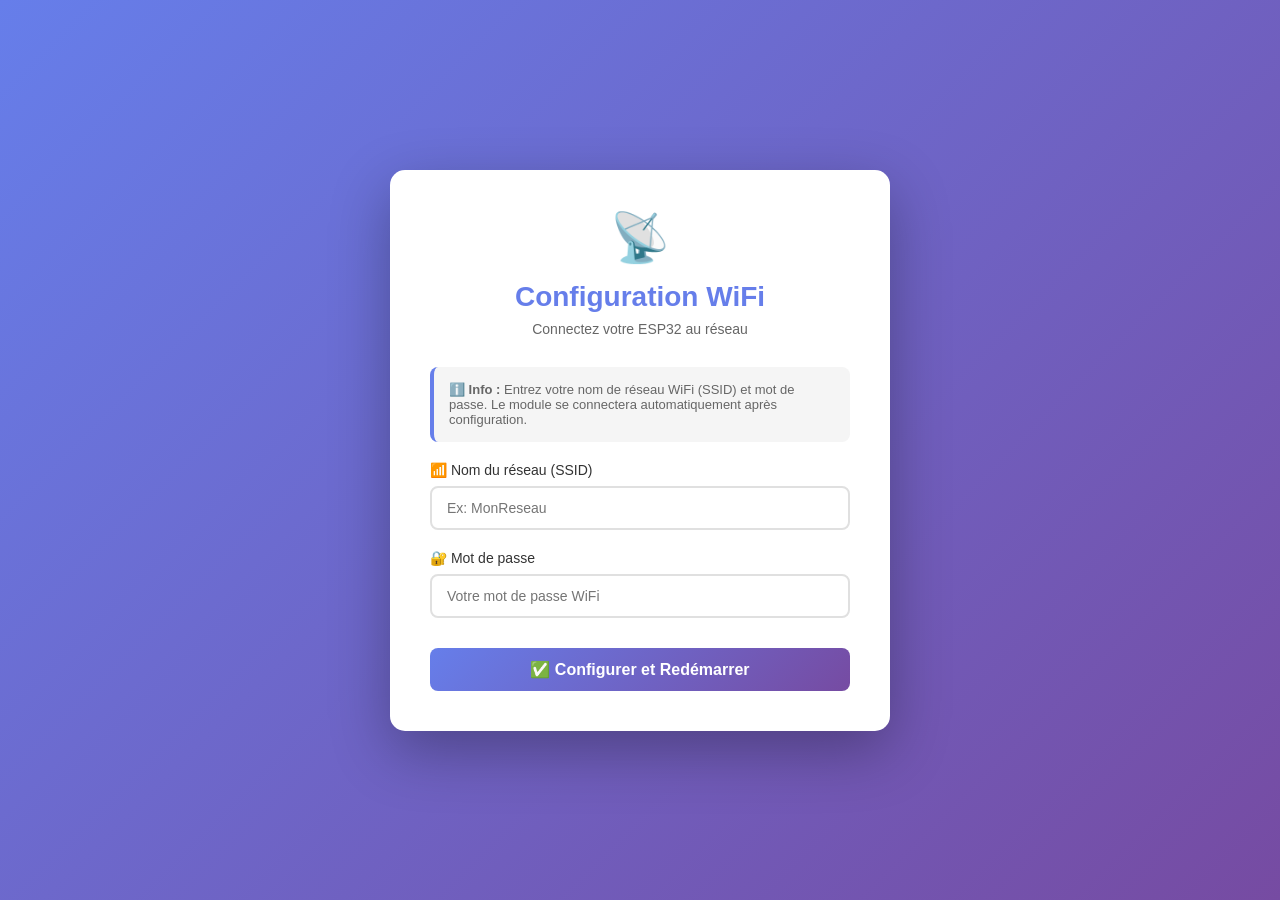
<file: data/config.html>
<!doctype html>
<html lang="fr">
  <head>
    <meta charset="UTF-8" />
    <meta name="viewport" content="width=device-width, initial-scale=1.0" />
    <title>Configuration WiFi - Domotique</title>
    <style>
      * {
        margin: 0;
        padding: 0;
        box-sizing: border-box;
      }

      body {
        font-family: "Segoe UI", Tahoma, Geneva, Verdana, sans-serif;
        background: linear-gradient(135deg, #667eea 0%, #764ba2 100%);
        min-height: 100vh;
        display: flex;
        align-items: center;
        justify-content: center;
        padding: 20px;
      }

      .config-container {
        background: white;
        border-radius: 15px;
        box-shadow: 0 20px 60px rgba(0, 0, 0, 0.3);
        padding: 40px;
        max-width: 500px;
        width: 100%;
      }

      .config-header {
        text-align: center;
        margin-bottom: 30px;
      }

      .config-header h1 {
        color: #667eea;
        font-size: 28px;
        margin-bottom: 8px;
      }

      .config-header p {
        color: #666;
        font-size: 14px;
      }

      .icon-box {
        font-size: 48px;
        margin-bottom: 15px;
      }

      .form-group {
        margin-bottom: 20px;
      }

      label {
        display: block;
        color: #333;
        font-weight: 500;
        margin-bottom: 8px;
        font-size: 14px;
      }

      input {
        width: 100%;
        padding: 12px 15px;
        border: 2px solid #e0e0e0;
        border-radius: 8px;
        font-size: 14px;
        transition: all 0.3s;
        font-family: "Segoe UI", Tahoma, Geneva, Verdana, sans-serif;
      }

      input:focus {
        outline: none;
        border-color: #667eea;
        box-shadow: 0 0 0 3px rgba(102, 126, 234, 0.1);
      }

      .submit-btn {
        width: 100%;
        padding: 12px;
        background: linear-gradient(135deg, #667eea 0%, #764ba2 100%);
        color: white;
        border: none;
        border-radius: 8px;
        font-size: 16px;
        font-weight: 600;
        cursor: pointer;
        transition: all 0.3s;
        margin-top: 10px;
      }

      .submit-btn:hover {
        transform: translateY(-2px);
        box-shadow: 0 10px 20px rgba(102, 126, 234, 0.3);
      }

      .submit-btn:active {
        transform: translateY(0);
      }

      .status {
        padding: 12px 15px;
        border-radius: 8px;
        margin-top: 20px;
        text-align: center;
        display: none;
        font-weight: 500;
      }

      .status.success {
        background: #e8f5e9;
        color: #2e7d32;
        border: 1px solid #4caf50;
      }

      .status.error {
        background: #ffebee;
        color: #c62828;
        border: 1px solid #f44336;
      }

      .status.loading {
        background: #e3f2fd;
        color: #1565c0;
        border: 1px solid #2196f3;
      }

      .info-box {
        background: #f5f5f5;
        padding: 15px;
        border-radius: 8px;
        margin-bottom: 20px;
        font-size: 13px;
        color: #666;
        border-left: 4px solid #667eea;
      }
    </style>
  </head>
  <body>
    <div class="config-container">
      <div class="config-header">
        <div class="icon-box">📡</div>
        <h1>Configuration WiFi</h1>
        <p>Connectez votre ESP32 au réseau</p>
      </div>

      <div class="info-box">
        <strong>ℹ️ Info :</strong> Entrez votre nom de réseau WiFi (SSID) et mot
        de passe. Le module se connectera automatiquement après configuration.
      </div>

      <form id="wifiForm">
        <div class="form-group">
          <label for="ssid">📶 Nom du réseau (SSID)</label>
          <input
            type="text"
            id="ssid"
            name="ssid"
            placeholder="Ex: MonReseau"
            required
          />
        </div>

        <div class="form-group">
          <label for="password">🔐 Mot de passe</label>
          <input
            type="password"
            id="password"
            name="password"
            placeholder="Votre mot de passe WiFi"
            required
          />
        </div>

        <button type="submit" class="submit-btn">
          ✅ Configurer et Redémarrer
        </button>
      </form>

      <div id="status" class="status"></div>
    </div>

    <script>
      const form = document.getElementById("wifiForm");
      const statusDiv = document.getElementById("status");

      function showStatus(message, type) {
        statusDiv.textContent = message;
        statusDiv.className = `status ${type}`;
        statusDiv.style.display = "block";
      }

      form.addEventListener("submit", async (e) => {
        e.preventDefault();

        const ssid = document.getElementById("ssid").value.trim();
        const password = document.getElementById("password").value.trim();

        if (!ssid) {
          showStatus("❌ Le SSID ne peut pas être vide", "error");
          return;
        }

        if (!password) {
          showStatus("❌ Le mot de passe ne peut pas être vide", "error");
          return;
        }

        showStatus("⏳ Configuration en cours...", "loading");
        form.style.pointerEvents = "none";
        form.style.opacity = "0.5";

        try {
          const response = await fetch("/api/config/wifi", {
            method: "POST",
            headers: { "Content-Type": "application/json" },
            body: JSON.stringify({ ssid, password }),
          });

          if (response.ok) {
            showStatus(
              "✅ Configuration réussie! Redémarrage en cours...",
              "success",
            );
            setTimeout(() => {
              document.body.innerHTML =
                '<div style="display:flex;flex-direction:column;justify-content:center;align-items:center;height:100vh;background:linear-gradient(135deg,#667eea,#764ba2);color:white;font-family:sans-serif;text-align:center;"><h2 style="font-size:32px;margin-bottom:20px;">⏳ Connexion en cours...</h2><p style="font-size:16px;">Veuillez patienter quelques secondes.</p><p style="font-size:12px;margin-top:20px;opacity:0.8;">L\'interface sera disponible à:<br>http://192.168.x.x ou http://domotique.local</p></div>';
            }, 2000);
          } else {
            const error = await response.text();
            showStatus(`❌ Erreur: ${error}`, "error");
            form.style.pointerEvents = "auto";
            form.style.opacity = "1";
          }
        } catch (error) {
          showStatus(`❌ Erreur de communication: ${error.message}`, "error");
          form.style.pointerEvents = "auto";
          form.style.opacity = "1";
        }
      });
    </script>
  </body>
</html>
</file>
